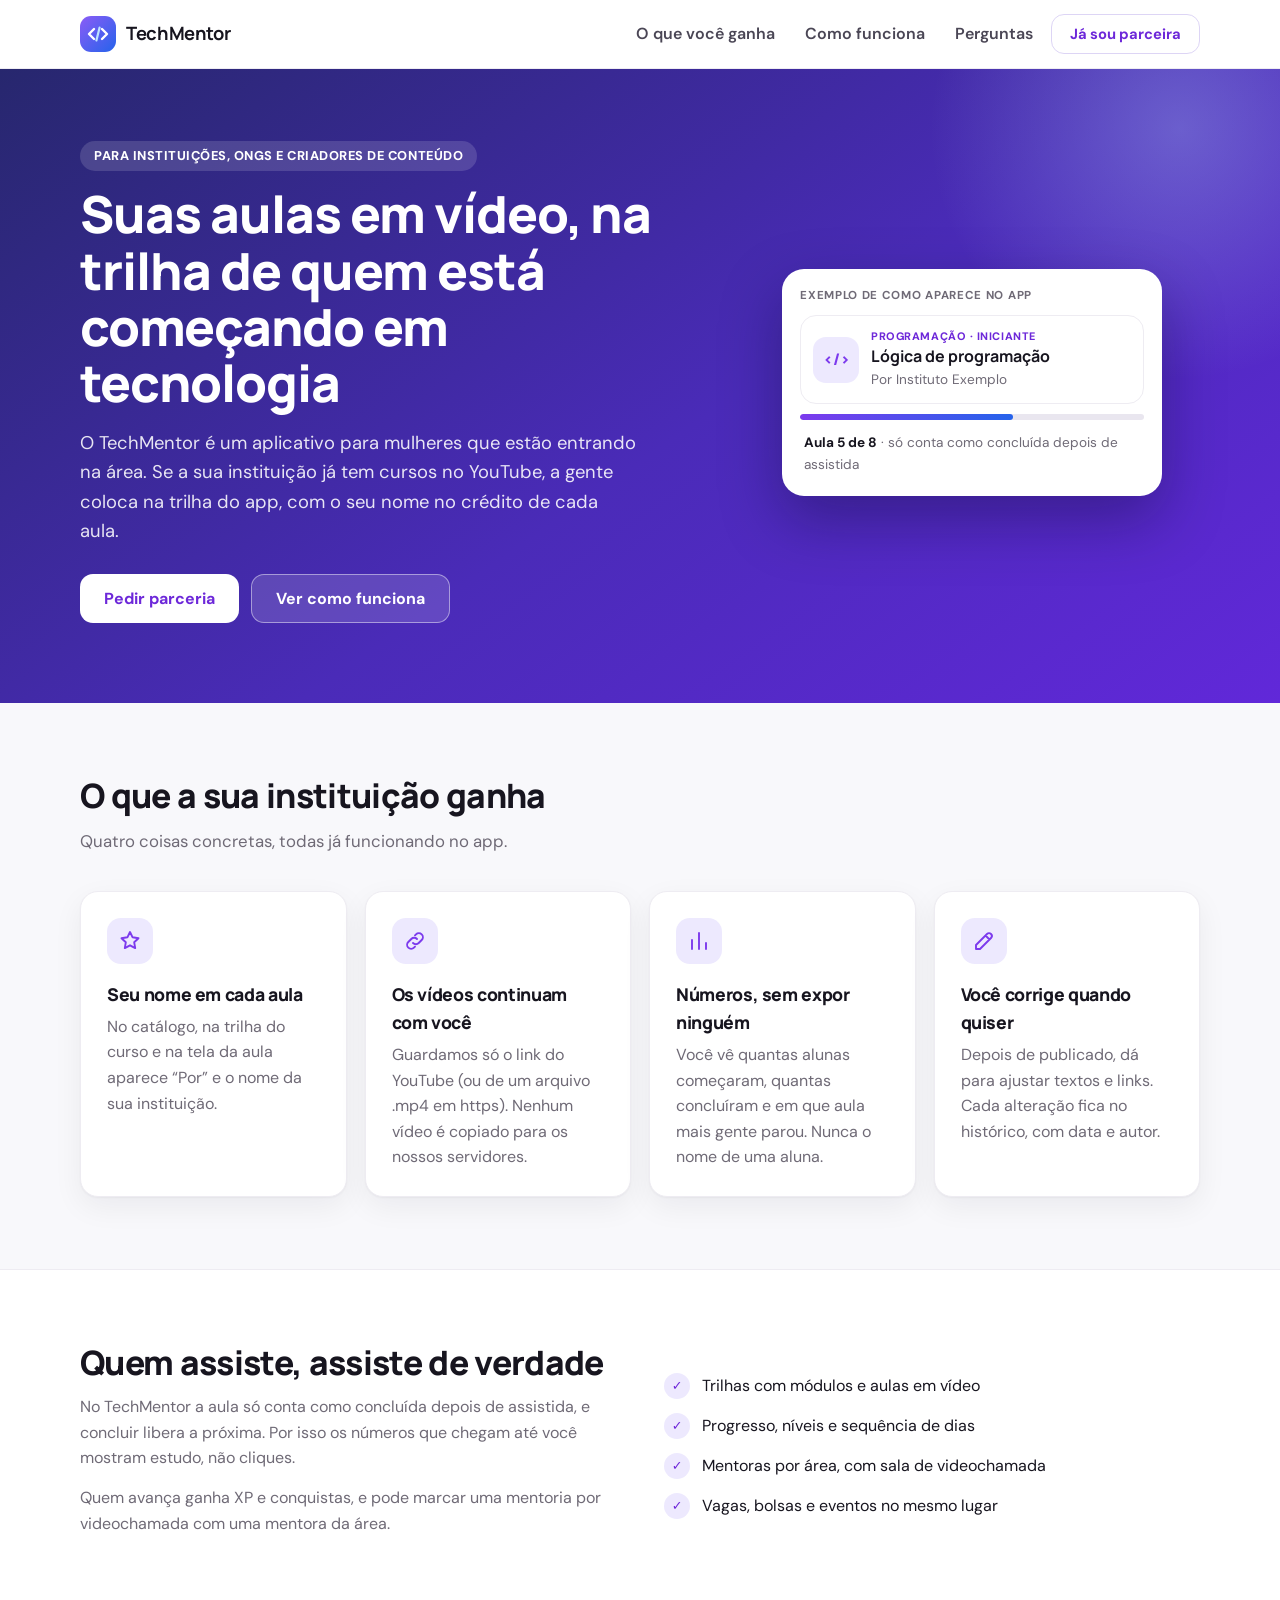
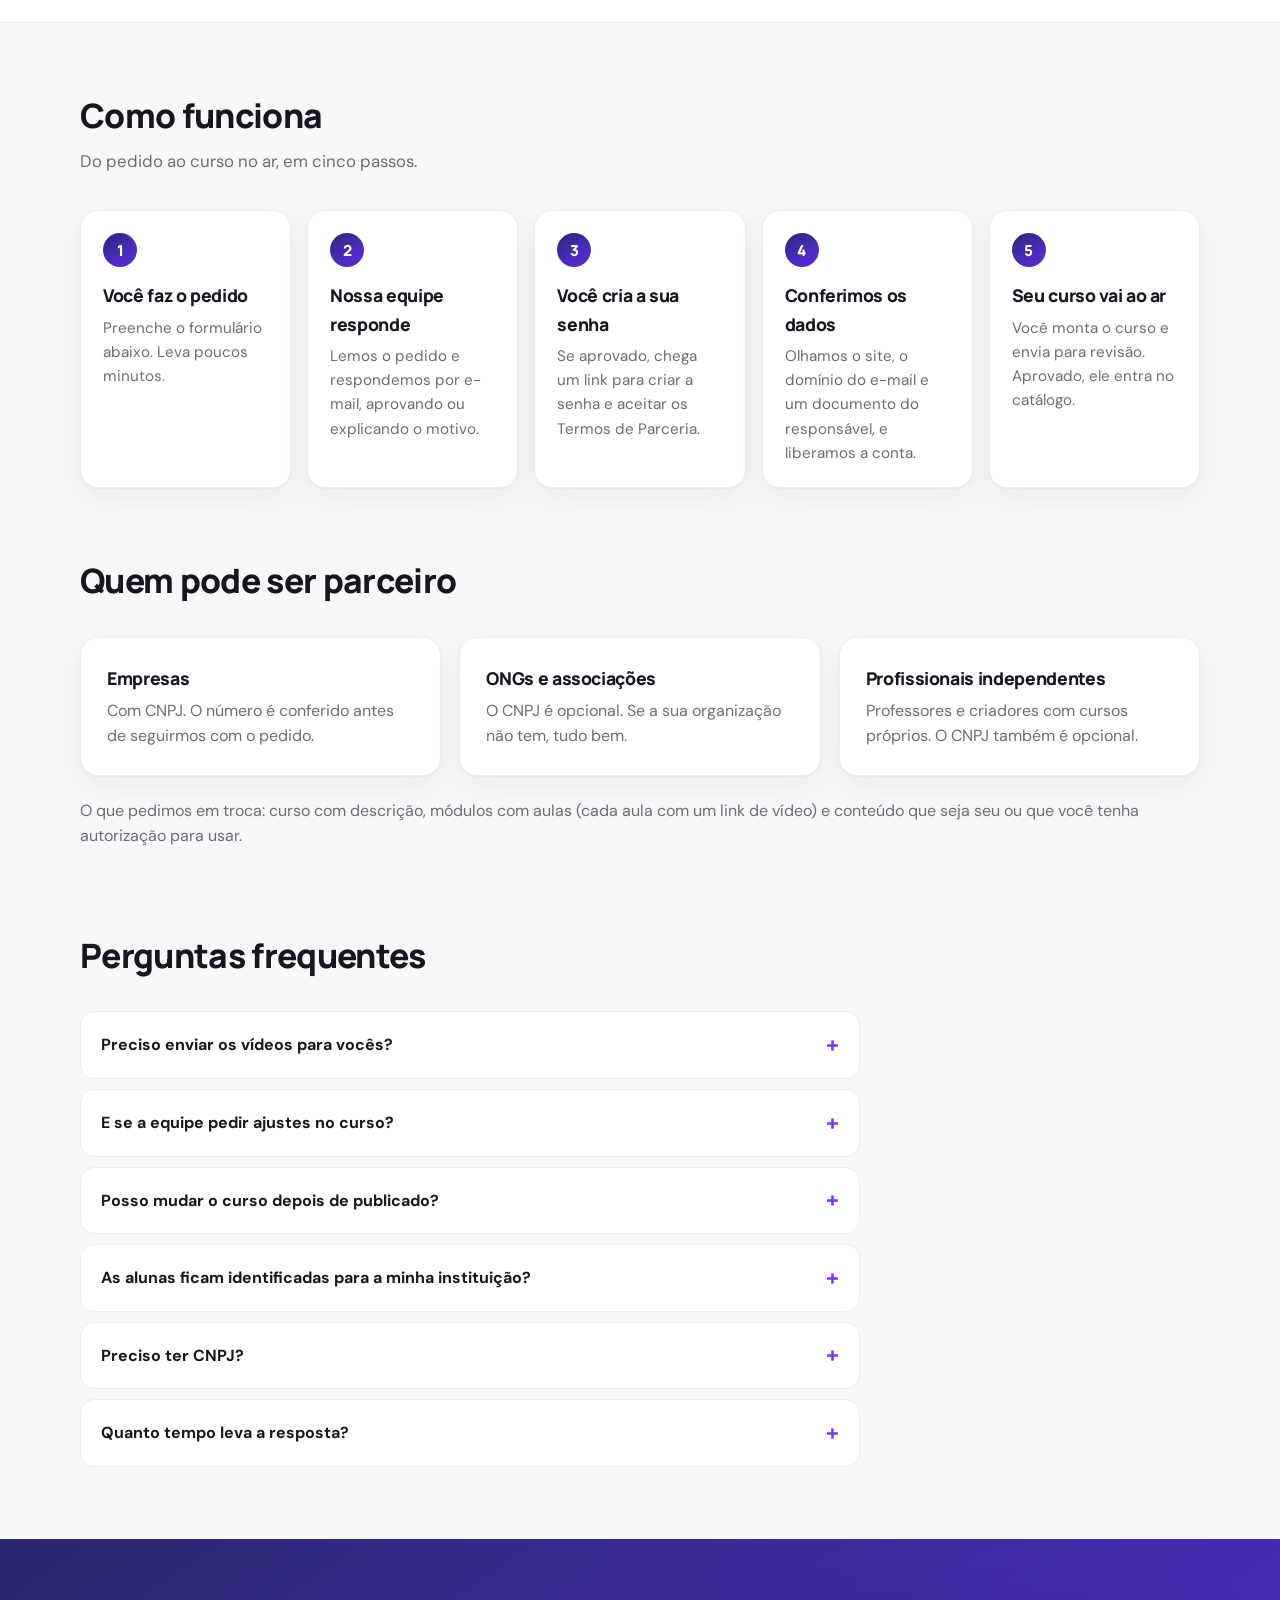
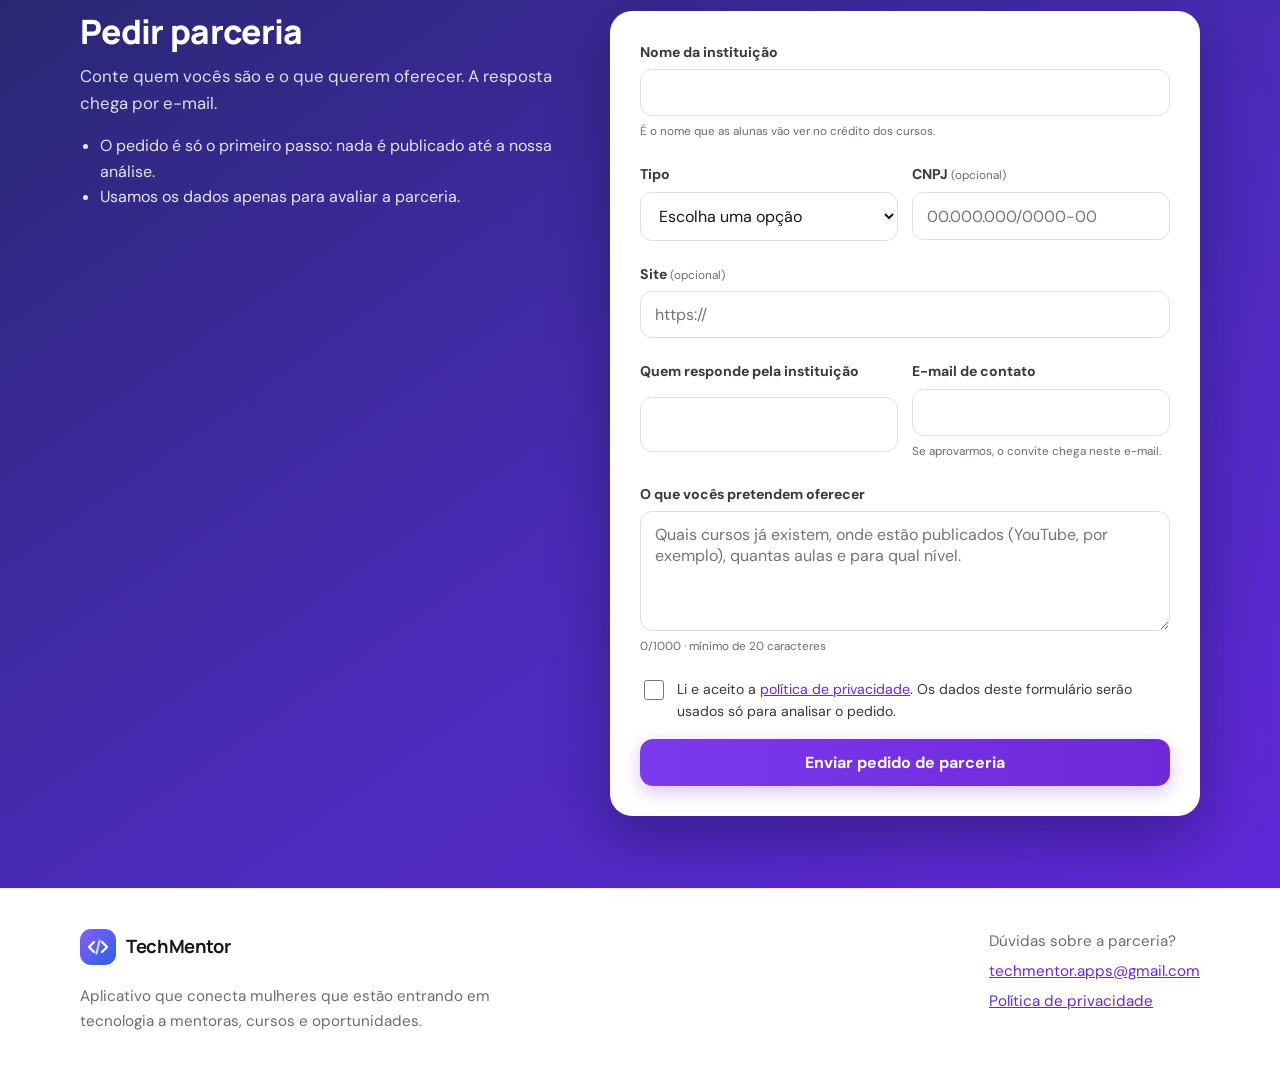
<file: index.html>
<!doctype html>
<html lang="pt-BR">
<head>
  <meta charset="utf-8">
  <meta name="viewport" content="width=device-width, initial-scale=1">
  <title>Seja nosso parceiro | TechMentor</title>
  <meta name="description" content="Tem cursos em vídeo? Coloque as suas aulas na trilha do TechMentor, um app para mulheres que estão entrando em tecnologia, com o nome da sua instituição no crédito de cada aula.">
  <meta name="theme-color" content="#4a2bb8">
  <link rel="icon" type="image/svg+xml" href="img/logo.svg">
  <link rel="preload" href="fonts/manrope-latin-wght-normal.woff2" as="font" type="font/woff2" crossorigin>
  <link rel="preload" href="fonts/dm-sans-latin-wght-normal.woff2" as="font" type="font/woff2" crossorigin>
  <link rel="stylesheet" href="css/estilo.css">
  <script src="js/config.js"></script>
</head>
<body>
  <a class="pular" href="#pedido">Ir para o formulário</a>

  <header class="topo">
    <div class="contorno">
      <a class="marca" href="./" aria-label="TechMentor, início">
        <img src="img/logo.svg" alt="" width="36" height="36">
        <strong>TechMentor</strong>
      </a>
      <nav aria-label="Principal">
        <a href="#beneficios">O que você ganha</a>
        <a href="#como-funciona">Como funciona</a>
        <a href="#perguntas">Perguntas</a>
        <a class="botao claro" id="link-portal" href="#">Já sou parceira</a>
      </nav>
    </div>
  </header>

  <main>
    <section class="abertura">
      <div class="contorno">
        <div>
          <span class="etiqueta">Para instituições, ONGs e criadores de conteúdo</span>
          <h1>Suas aulas em vídeo, na trilha de quem está começando em tecnologia</h1>
          <p class="lead">O TechMentor é um aplicativo para mulheres que estão entrando na área. Se a sua instituição já tem cursos no YouTube, a gente coloca na trilha do app, com o seu nome no crédito de cada aula.</p>
          <div class="acoes">
            <a class="botao sobre-escuro" href="#pedido">Pedir parceria</a>
            <a class="botao fantasma" href="#como-funciona">Ver como funciona</a>
          </div>
        </div>

        <div class="exemplo" aria-label="Exemplo de como o seu curso aparece no app">
          <div class="exemplo-aviso">Exemplo de como aparece no app</div>
          <div class="exemplo-curso">
            <span class="exemplo-icone" aria-hidden="true">&lt;/&gt;</span>
            <div>
              <small>Programação · Iniciante</small>
              <strong>Lógica de programação</strong>
              <span class="credito">Por Instituto Exemplo</span>
            </div>
          </div>
          <div class="exemplo-barra" aria-hidden="true"><i></i></div>
          <div class="exemplo-aula"><b>Aula 5 de 8</b> · só conta como concluída depois de assistida</div>
        </div>
      </div>
    </section>

    <section class="secao" id="beneficios">
      <div class="contorno">
        <div class="secao-cabeca">
          <h2>O que a sua instituição ganha</h2>
          <p>Quatro coisas concretas, todas já funcionando no app.</p>
        </div>

        <div class="grade quatro">
          <article class="cartao">
            <span class="icone" aria-hidden="true"><svg viewBox="0 0 24 24" fill="none" stroke="currentColor" stroke-width="1.9" stroke-linecap="round" stroke-linejoin="round"><path d="M12 3l2.6 5.3 5.9.9-4.3 4.1 1 5.8L12 16.3 6.8 19.1l1-5.8L3.5 9.2l5.9-.9L12 3z"/></svg></span>
            <h3>Seu nome em cada aula</h3>
            <p>No catálogo, na trilha do curso e na tela da aula aparece “Por” e o nome da sua instituição.</p>
          </article>
          <article class="cartao">
            <span class="icone" aria-hidden="true"><svg viewBox="0 0 24 24" fill="none" stroke="currentColor" stroke-width="1.9" stroke-linecap="round" stroke-linejoin="round"><path d="M10 14a4 4 0 0 0 5.7 0l3-3a4 4 0 0 0-5.7-5.7l-1 1M14 10a4 4 0 0 0-5.7 0l-3 3A4 4 0 0 0 11 18.7l1-1"/></svg></span>
            <h3>Os vídeos continuam com você</h3>
            <p>Guardamos só o link do YouTube (ou de um arquivo .mp4 em https). Nenhum vídeo é copiado para os nossos servidores.</p>
          </article>
          <article class="cartao">
            <span class="icone" aria-hidden="true"><svg viewBox="0 0 24 24" fill="none" stroke="currentColor" stroke-width="1.9" stroke-linecap="round" stroke-linejoin="round"><path d="M5 20V11M12 20V4M19 20v-6"/></svg></span>
            <h3>Números, sem expor ninguém</h3>
            <p>Você vê quantas alunas começaram, quantas concluíram e em que aula mais gente parou. Nunca o nome de uma aluna.</p>
          </article>
          <article class="cartao">
            <span class="icone" aria-hidden="true"><svg viewBox="0 0 24 24" fill="none" stroke="currentColor" stroke-width="1.9" stroke-linecap="round" stroke-linejoin="round"><path d="M4 20h4L19 9a2.8 2.8 0 0 0-4-4L4 16v4zM13.5 6.5l4 4"/></svg></span>
            <h3>Você corrige quando quiser</h3>
            <p>Depois de publicado, dá para ajustar textos e links. Cada alteração fica no histórico, com data e autor.</p>
          </article>
        </div>
      </div>
    </section>

    <section class="destaque secao">
      <div class="contorno">
        <div>
          <h2>Quem assiste, assiste de verdade</h2>
          <p class="mudo">No TechMentor a aula só conta como concluída depois de assistida, e concluir libera a próxima. Por isso os números que chegam até você mostram estudo, não cliques.</p>
          <p class="mudo">Quem avança ganha XP e conquistas, e pode marcar uma mentoria por videochamada com uma mentora da área.</p>
        </div>
        <ul>
          <li>Trilhas com módulos e aulas em vídeo</li>
          <li>Progresso, níveis e sequência de dias</li>
          <li>Mentoras por área, com sala de videochamada</li>
          <li>Vagas, bolsas e eventos no mesmo lugar</li>
        </ul>
      </div>
    </section>

    <section class="secao" id="como-funciona">
      <div class="contorno">
        <div class="secao-cabeca">
          <h2>Como funciona</h2>
          <p>Do pedido ao curso no ar, em cinco passos.</p>
        </div>
        <ol class="passos">
          <li><h3>Você faz o pedido</h3><p>Preenche o formulário abaixo. Leva poucos minutos.</p></li>
          <li><h3>Nossa equipe responde</h3><p>Lemos o pedido e respondemos por e-mail, aprovando ou explicando o motivo.</p></li>
          <li><h3>Você cria a sua senha</h3><p>Se aprovado, chega um link para criar a senha e aceitar os Termos de Parceria.</p></li>
          <li><h3>Conferimos os dados</h3><p>Olhamos o site, o domínio do e-mail e um documento do responsável, e liberamos a conta.</p></li>
          <li><h3>Seu curso vai ao ar</h3><p>Você monta o curso e envia para revisão. Aprovado, ele entra no catálogo.</p></li>
        </ol>
      </div>
    </section>

    <section class="secao" style="padding-top:0">
      <div class="contorno">
        <div class="secao-cabeca">
          <h2>Quem pode ser parceiro</h2>
        </div>
        <div class="grade tres">
          <article class="cartao"><h3>Empresas</h3><p>Com CNPJ. O número é conferido antes de seguirmos com o pedido.</p></article>
          <article class="cartao"><h3>ONGs e associações</h3><p>O CNPJ é opcional. Se a sua organização não tem, tudo bem.</p></article>
          <article class="cartao"><h3>Profissionais independentes</h3><p>Professores e criadores com cursos próprios. O CNPJ também é opcional.</p></article>
        </div>
        <p class="mudo" style="margin-top:22px">O que pedimos em troca: curso com descrição, módulos com aulas (cada aula com um link de vídeo) e conteúdo que seja seu ou que você tenha autorização para usar.</p>
      </div>
    </section>

    <section class="secao" id="perguntas" style="padding-top:0">
      <div class="contorno">
        <div class="secao-cabeca"><h2>Perguntas frequentes</h2></div>
        <div class="perguntas">
          <details>
            <summary>Preciso enviar os vídeos para vocês?</summary>
            <p>Não. Você informa só o link de cada aula, do YouTube ou de um arquivo .mp4 em https. Os vídeos ficam onde você os publicou.</p>
          </details>
          <details>
            <summary>E se a equipe pedir ajustes no curso?</summary>
            <p>O curso volta para você com um comentário do que ajustar, e você reenvia. Se for recusado, o motivo chega por e-mail.</p>
          </details>
          <details>
            <summary>Posso mudar o curso depois de publicado?</summary>
            <p>Pode corrigir textos e links. Você só não consegue apagar uma aula que alguma aluna já concluiu, para não bagunçar a trilha dela. Toda alteração fica registrada no histórico.</p>
          </details>
          <details>
            <summary>As alunas ficam identificadas para a minha instituição?</summary>
            <p>Não. Você recebe apenas números agregados do curso.</p>
          </details>
          <details>
            <summary>Preciso ter CNPJ?</summary>
            <p>Só se for empresa. ONGs, associações e profissionais independentes podem enviar o pedido sem CNPJ.</p>
          </details>
          <details>
            <summary>Quanto tempo leva a resposta?</summary>
            <p>Respondemos por e-mail. Se passar muito tempo sem retorno, escreva para <a href="mailto:techmentor.apps@gmail.com" data-email>techmentor.apps@gmail.com</a>.</p>
          </details>
        </div>
      </div>
    </section>

    <section class="pedido-secao secao" id="pedido">
      <div class="contorno">
        <div class="secao-cabeca">
          <h2>Pedir parceria</h2>
          <p>Conte quem vocês são e o que querem oferecer. A resposta chega por e-mail.</p>
          <ul>
            <li>O pedido é só o primeiro passo: nada é publicado até a nossa análise.</li>
            <li>Usamos os dados apenas para avaliar a parceria.</li>
          </ul>
        </div>

        <div class="pedido-caixa">
          <form id="form-pedido" novalidate>
            <label>Nome da instituição
              <input name="nome" maxlength="120" required autocomplete="organization">
              <small>É o nome que as alunas vão ver no crédito dos cursos.</small>
              <span class="erro-campo" data-erro="nome"></span>
            </label>

            <div class="duas">
              <label>Tipo
                <select name="tipo" required>
                  <option value="" disabled selected>Escolha uma opção</option>
                  <option value="EMPRESA">Empresa (tem CNPJ)</option>
                  <option value="ONG">ONG ou associação</option>
                  <option value="INDEPENDENTE">Profissional independente</option>
                </select>
                <span class="erro-campo" data-erro="tipo"></span>
              </label>
              <label><span>CNPJ <small id="dica-cnpj">(opcional)</small></span>
                <input name="documento" maxlength="18" inputmode="numeric" placeholder="00.000.000/0000-00">
                <span class="erro-campo" data-erro="documento"></span>
              </label>
            </div>

            <label><span>Site <small>(opcional)</small></span>
              <input name="site" type="url" maxlength="200" placeholder="https://">
              <span class="erro-campo" data-erro="site"></span>
            </label>

            <div class="duas">
              <label>Quem responde pela instituição
                <input name="responsavel" maxlength="120" required autocomplete="name">
                <span class="erro-campo" data-erro="responsavel"></span>
              </label>
              <label>E-mail de contato
                <input name="email" type="email" maxlength="160" required autocomplete="email">
                <small>Se aprovarmos, o convite chega neste e-mail.</small>
                <span class="erro-campo" data-erro="email"></span>
              </label>
            </div>

            <label>O que vocês pretendem oferecer
              <textarea name="mensagem" maxlength="1000" required placeholder="Quais cursos já existem, onde estão publicados (YouTube, por exemplo), quantas aulas e para qual nível."></textarea>
              <small><span id="contador">0</span>/1000 · mínimo de 20 caracteres</small>
              <span class="erro-campo" data-erro="mensagem"></span>
            </label>

            <!-- Armadilha contra robôs: escondida de quem usa a tela e de leitores de tela. Pessoas nunca preenchem. -->
            <div class="armadilha" aria-hidden="true">
              <label>Não preencha este campo <input name="website" tabindex="-1" autocomplete="off"></label>
            </div>

            <label class="marcar">
              <input type="checkbox" name="aceita">
              <span>Li e aceito a <a href="privacidade.html" target="_blank" rel="noopener">política de privacidade</a>. Os dados deste formulário serão usados só para analisar o pedido.</span>
            </label>

            <div class="erro-geral" id="erro-geral" role="alert" hidden></div>

            <button type="submit" id="botao-enviar">Enviar pedido de parceria</button>
          </form>

          <div class="pronto" id="pronto" hidden role="status">
            <div class="visto" aria-hidden="true">✓</div>
            <h3>Recebemos o pedido de <span id="pronto-nome"></span></h3>
            <p>Mandamos uma confirmação para <strong id="pronto-email"></strong>. Nossa equipe vai ler o pedido e responder por e-mail. Se a confirmação não aparecer em alguns minutos, olhe a caixa de spam ou escreva para <a href="mailto:techmentor.apps@gmail.com" data-email>techmentor.apps@gmail.com</a>.</p>
          </div>
        </div>
      </div>
    </section>
  </main>

  <footer class="rodape">
    <div class="contorno">
      <div>
        <a class="marca" href="./"><img src="img/logo.svg" alt="" width="32" height="32"><strong>TechMentor</strong></a>
        <p style="margin-top:12px">Aplicativo que conecta mulheres que estão entrando em tecnologia a mentoras, cursos e oportunidades.</p>
      </div>
      <div>
        <p>Dúvidas sobre a parceria?</p>
        <p><a href="mailto:techmentor.apps@gmail.com" data-email>techmentor.apps@gmail.com</a></p>
        <p><a href="privacidade.html">Política de privacidade</a></p>
      </div>
    </div>
  </footer>

  <script src="js/formulario.js"></script>
</body>
</html>
</file>
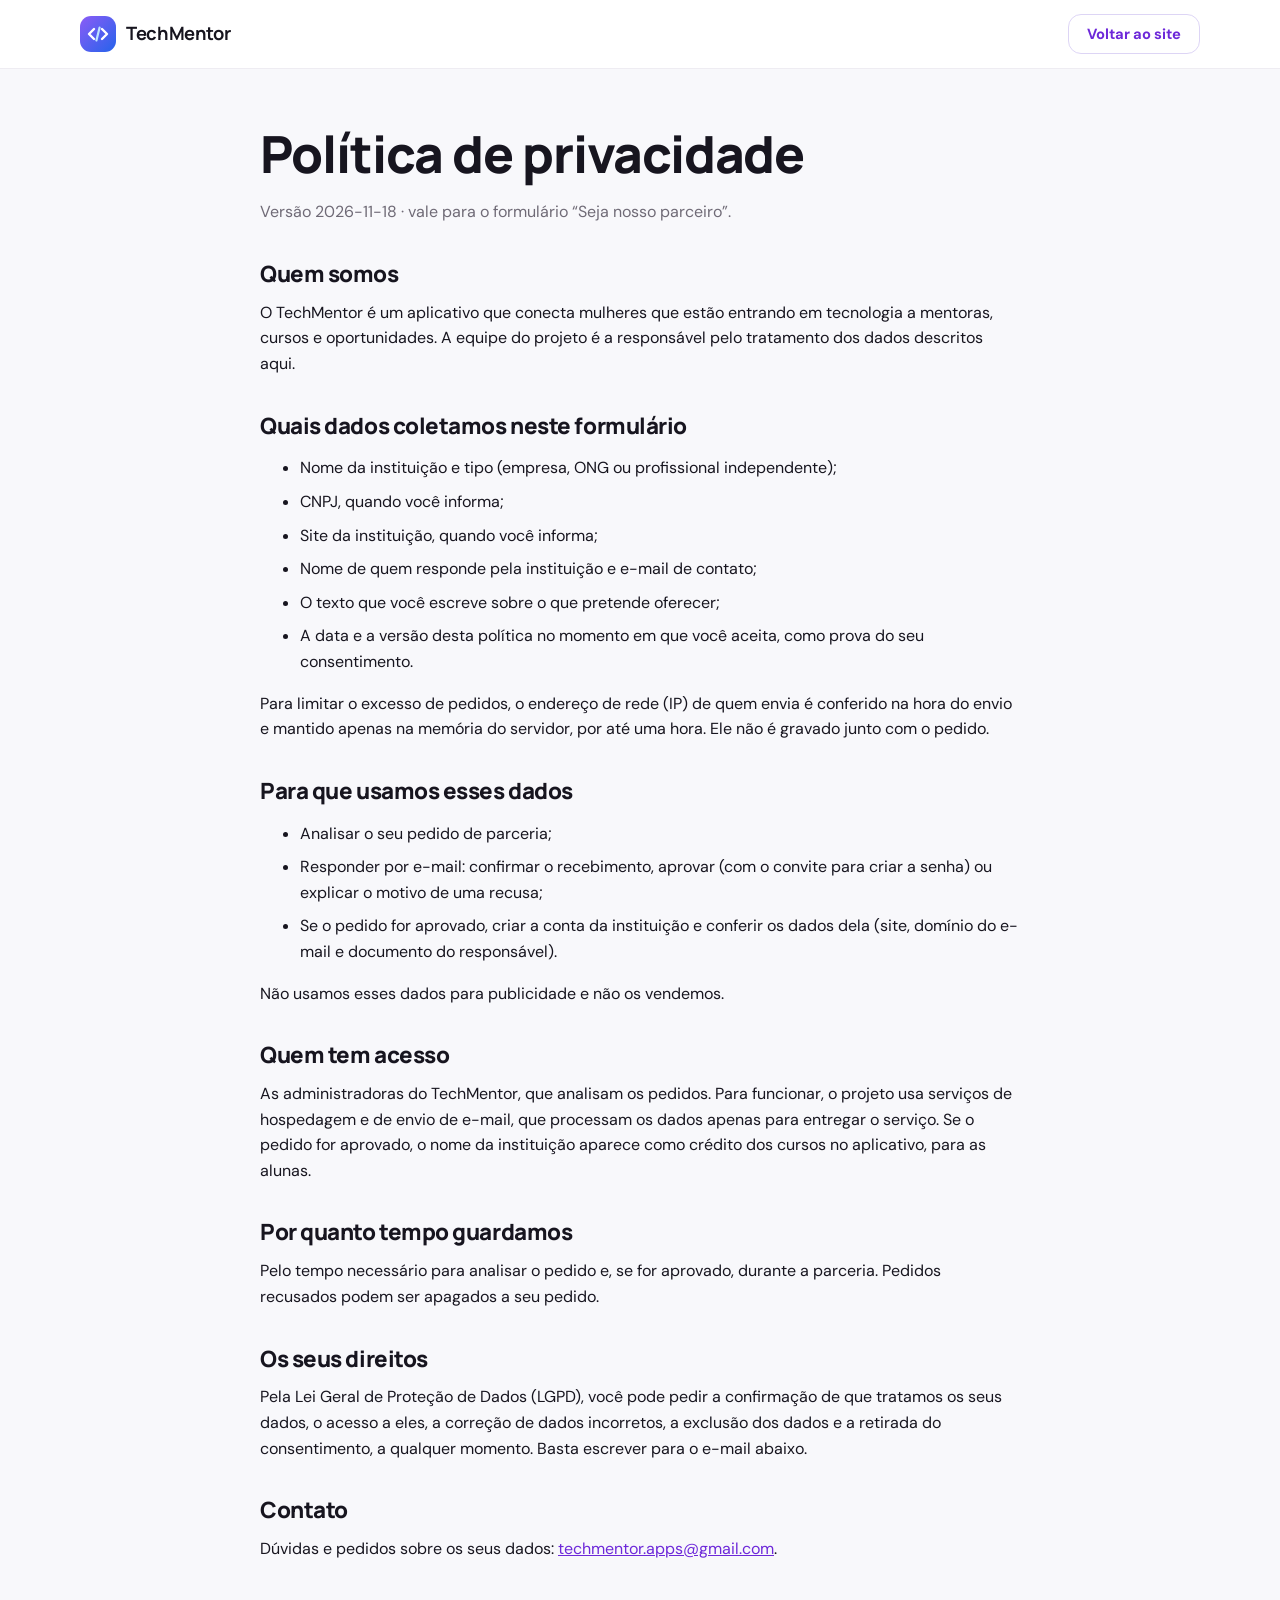
<file: privacidade.html>
<!doctype html>
<html lang="pt-BR">
<head>
  <meta charset="utf-8">
  <meta name="viewport" content="width=device-width, initial-scale=1">
  <title>Política de privacidade | TechMentor</title>
  <meta name="robots" content="noindex">
  <link rel="icon" type="image/svg+xml" href="img/logo.svg">
  <link rel="stylesheet" href="css/estilo.css">
  <script src="js/config.js"></script>
</head>
<body>
  <!--
    ATENÇÃO: este texto é um RASCUNHO baseado no que o formulário realmente coleta. Antes de divulgar o site,
    peça a revisão de quem cuida da parte jurídica (LGPD): nome da entidade responsável, prazo de guarda dos dados
    e canal do encarregado. Quando o texto mudar, mude também VERSAO_POLITICA em js/config.js.
  -->
  <header class="topo">
    <div class="contorno">
      <a class="marca" href="./" aria-label="TechMentor, início">
        <img src="img/logo.svg" alt="" width="36" height="36">
        <strong>TechMentor</strong>
      </a>
      <nav><a class="botao claro" href="./">Voltar ao site</a></nav>
    </div>
  </header>

  <main class="contorno texto">
    <h1>Política de privacidade</h1>
    <p class="mudo">Versão <span id="versao">2026-11-18</span> · vale para o formulário “Seja nosso parceiro”.</p>

    <h2>Quem somos</h2>
    <p>O TechMentor é um aplicativo que conecta mulheres que estão entrando em tecnologia a mentoras, cursos e oportunidades. A equipe do projeto é a responsável pelo tratamento dos dados descritos aqui.</p>

    <h2>Quais dados coletamos neste formulário</h2>
    <ul>
      <li>Nome da instituição e tipo (empresa, ONG ou profissional independente);</li>
      <li>CNPJ, quando você informa;</li>
      <li>Site da instituição, quando você informa;</li>
      <li>Nome de quem responde pela instituição e e-mail de contato;</li>
      <li>O texto que você escreve sobre o que pretende oferecer;</li>
      <li>A data e a versão desta política no momento em que você aceita, como prova do seu consentimento.</li>
    </ul>
    <p>Para limitar o excesso de pedidos, o endereço de rede (IP) de quem envia é conferido na hora do envio e mantido apenas na memória do servidor, por até uma hora. Ele não é gravado junto com o pedido.</p>

    <h2>Para que usamos esses dados</h2>
    <ul>
      <li>Analisar o seu pedido de parceria;</li>
      <li>Responder por e-mail: confirmar o recebimento, aprovar (com o convite para criar a senha) ou explicar o motivo de uma recusa;</li>
      <li>Se o pedido for aprovado, criar a conta da instituição e conferir os dados dela (site, domínio do e-mail e documento do responsável).</li>
    </ul>
    <p>Não usamos esses dados para publicidade e não os vendemos.</p>

    <h2>Quem tem acesso</h2>
    <p>As administradoras do TechMentor, que analisam os pedidos. Para funcionar, o projeto usa serviços de hospedagem e de envio de e-mail, que processam os dados apenas para entregar o serviço. Se o pedido for aprovado, o nome da instituição aparece como crédito dos cursos no aplicativo, para as alunas.</p>

    <h2>Por quanto tempo guardamos</h2>
    <p>Pelo tempo necessário para analisar o pedido e, se for aprovado, durante a parceria. Pedidos recusados podem ser apagados a seu pedido.</p>

    <h2>Os seus direitos</h2>
    <p>Pela Lei Geral de Proteção de Dados (LGPD), você pode pedir a confirmação de que tratamos os seus dados, o acesso a eles, a correção de dados incorretos, a exclusão dos dados e a retirada do consentimento, a qualquer momento. Basta escrever para o e-mail abaixo.</p>

    <h2>Contato</h2>
    <p>Dúvidas e pedidos sobre os seus dados: <a href="mailto:techmentor.apps@gmail.com" data-email>techmentor.apps@gmail.com</a>.</p>
  </main>

  <script>
    // Mostra a versão e o e-mail definidos em js/config.js, para não ficarem diferentes do que o formulário envia.
    (function () {
      var cfg = window.TECHMENTOR || {}
      if (cfg.VERSAO_POLITICA) document.getElementById('versao').textContent = cfg.VERSAO_POLITICA
      if (cfg.EMAIL) document.querySelectorAll('[data-email]').forEach(function (a) { a.href = 'mailto:' + cfg.EMAIL; a.textContent = cfg.EMAIL })
    })()
  </script>
</body>
</html>
</file>
<file: css/estilo.css>
/* Identidade do TechMentor (as mesmas cores, fontes e cantos do app e do portal). */
@font-face { font-family: 'Manrope'; src: url('../fonts/manrope-latin-wght-normal.woff2') format('woff2'); font-weight: 200 800; font-display: swap; }
@font-face { font-family: 'DM Sans'; src: url('../fonts/dm-sans-latin-wght-normal.woff2') format('woff2'); font-weight: 100 1000; font-display: swap; }

:root {
  --roxo: #7c3aed;
  --roxo-escuro: #6d28d9;
  --roxo-claro: #ede9fe;
  --azul: #2563eb;
  --fundo: #f8f8fb;
  --texto: #17151f;
  --mudo: #6f6a76;
  --borda: #eeecf2;
  --erro: #b91c1c;
  --erro-fundo: #fef2f2;
  --ok: #15803d;
  --degrade: linear-gradient(145deg, #27276e 0%, #4a2bb8 55%, #6128d9 100%);
  --sombra: 0 1px 2px rgba(23, 21, 31, .04), 0 10px 30px rgba(23, 21, 31, .06);
  --raio: 18px;
}

*, *::before, *::after { box-sizing: border-box; }
html { scroll-behavior: smooth; scroll-padding-top: 84px; }
body { margin: 0; font: 400 1rem/1.6 'DM Sans', system-ui, -apple-system, 'Segoe UI', sans-serif; color: var(--texto); background: var(--fundo); -webkit-font-smoothing: antialiased; }
h1, h2, h3, .marca strong { font-family: 'Manrope', 'DM Sans', system-ui, sans-serif; letter-spacing: -.02em; }
h1 { font-size: clamp(2rem, 5vw, 3.2rem); line-height: 1.1; margin: 0 0 18px; font-weight: 800; }
h2 { font-size: clamp(1.5rem, 3vw, 2.1rem); line-height: 1.2; margin: 0 0 12px; font-weight: 800; }
h3 { font-size: 1.1rem; margin: 0 0 6px; font-weight: 800; }
p { margin: 0 0 14px; }
a { color: var(--roxo-escuro); }
img, svg { max-width: 100%; }
:focus-visible { outline: 3px solid rgba(124, 58, 237, .5); outline-offset: 3px; border-radius: 6px; }
.pular { position: absolute; left: -999px; top: 8px; background: #fff; padding: 8px 14px; border-radius: 8px; z-index: 20; }
.pular:focus { left: 12px; }

.contorno { width: min(1120px, 100% - 40px); margin-inline: auto; }
.mudo { color: var(--mudo); }
.secao { padding: 72px 0; }
.secao-cabeca { max-width: 640px; margin-bottom: 36px; }
.secao-cabeca p { color: var(--mudo); font-size: 1.05rem; }
.etiqueta { display: inline-block; margin-bottom: 14px; padding: 5px 14px; border-radius: 999px; background: var(--roxo-claro); color: var(--roxo-escuro); font-size: .8rem; font-weight: 800; letter-spacing: .04em; text-transform: uppercase; }

/* ---- botões ---- */
.botao, button { display: inline-flex; align-items: center; justify-content: center; gap: 8px; padding: 13px 24px; border: 0; border-radius: 13px; background: linear-gradient(90deg, var(--roxo), var(--roxo-escuro)); color: #fff; font: 700 1rem 'DM Sans', sans-serif; text-decoration: none; cursor: pointer; box-shadow: 0 6px 18px rgba(124, 58, 237, .3); transition: transform .12s, box-shadow .15s, opacity .15s; }
.botao:hover, button:hover:not(:disabled) { transform: translateY(-1px); box-shadow: 0 10px 24px rgba(124, 58, 237, .4); }
button:disabled { opacity: .55; cursor: default; box-shadow: none; }
.botao.claro { background: #fff; color: var(--roxo-escuro); border: 1.5px solid #ddd5f5; box-shadow: none; }
.botao.claro:hover { background: var(--roxo-claro); box-shadow: none; }
.botao.sobre-escuro { background: #fff; color: var(--roxo-escuro); box-shadow: none; }
.botao.fantasma { background: rgba(255, 255, 255, .14); color: #fff; border: 1.5px solid rgba(255, 255, 255, .45); box-shadow: none; }

/* ---- topo ---- */
.topo { position: sticky; top: 0; z-index: 10; background: rgba(255, 255, 255, .92); backdrop-filter: blur(10px); border-bottom: 1px solid var(--borda); }
.topo .contorno { display: flex; align-items: center; justify-content: space-between; gap: 16px; min-height: 68px; }
.marca { display: inline-flex; align-items: center; gap: 10px; text-decoration: none; color: var(--texto); }
.marca img { width: 36px; height: 36px; }
.marca strong { font-size: 1.15rem; }
.topo nav { display: flex; align-items: center; gap: 6px; }
.topo nav a:not(.botao) { padding: 8px 12px; border-radius: 10px; color: #4a4655; font-weight: 600; text-decoration: none; }
.topo nav a:not(.botao):hover { background: var(--fundo); color: var(--texto); }
.topo .botao { padding: 9px 18px; font-size: .92rem; }

/* ---- abertura ---- */
.abertura { background: var(--degrade); color: #fff; position: relative; overflow: hidden; }
.abertura::after { content: ''; position: absolute; width: 520px; height: 520px; right: -160px; top: -200px; border-radius: 50%; background: radial-gradient(circle, rgba(189, 227, 255, .28), transparent 68%); pointer-events: none; }
.abertura .contorno { display: grid; grid-template-columns: 1.15fr .85fr; gap: 48px; align-items: center; padding: 72px 0 80px; position: relative; z-index: 1; }
.abertura .etiqueta { background: rgba(255, 255, 255, .14); color: #fff; }
.abertura p.lead { font-size: 1.15rem; color: rgba(255, 255, 255, .88); max-width: 560px; margin-bottom: 28px; }
.acoes { display: flex; gap: 12px; flex-wrap: wrap; }

.exemplo { background: #fff; color: var(--texto); border-radius: 22px; padding: 18px; box-shadow: 0 24px 60px rgba(10, 8, 40, .35); max-width: 380px; justify-self: center; width: 100%; }
.exemplo-aviso { font-size: .72rem; font-weight: 700; letter-spacing: .06em; text-transform: uppercase; color: var(--mudo); margin-bottom: 10px; }
.exemplo-curso { display: flex; gap: 12px; align-items: center; padding: 12px; border: 1px solid var(--borda); border-radius: 16px; margin-bottom: 10px; }
.exemplo-icone { flex: 0 0 46px; height: 46px; border-radius: 13px; background: var(--roxo-claro); color: var(--roxo); display: grid; place-items: center; font-weight: 800; font-family: 'Manrope', sans-serif; }
.exemplo-curso small { display: block; color: var(--roxo-escuro); font-weight: 800; font-size: .68rem; letter-spacing: .05em; text-transform: uppercase; }
.exemplo-curso strong { display: block; font-family: 'Manrope', sans-serif; line-height: 1.25; }
.exemplo-curso .credito { color: var(--mudo); font-size: .85rem; }
.exemplo-barra { height: 6px; border-radius: 99px; background: #e9e6ef; margin: 8px 0 4px; overflow: hidden; }
.exemplo-barra i { display: block; height: 100%; width: 62%; background: linear-gradient(90deg, var(--roxo), var(--azul)); border-radius: 99px; }
.exemplo-aula { font-size: .85rem; color: var(--mudo); padding: 8px 4px 2px; }
.exemplo-aula b { color: var(--texto); }

/* ---- cartões ---- */
.grade { display: grid; gap: 18px; }
.grade.quatro { grid-template-columns: repeat(auto-fit, minmax(240px, 1fr)); }
.grade.tres { grid-template-columns: repeat(auto-fit, minmax(260px, 1fr)); }
.cartao { background: #fff; border: 1px solid var(--borda); border-radius: var(--raio); padding: 26px; box-shadow: var(--sombra); }
.cartao p { color: var(--mudo); margin: 0; }
.icone { width: 46px; height: 46px; border-radius: 14px; background: var(--roxo-claro); color: var(--roxo); display: grid; place-items: center; margin-bottom: 16px; }
.icone svg { width: 24px; height: 24px; }

.destaque { background: #fff; border-block: 1px solid var(--borda); }
.destaque .contorno { display: grid; grid-template-columns: 1fr 1fr; gap: 48px; align-items: center; }
.destaque ul { margin: 0; padding: 0; list-style: none; display: grid; gap: 14px; }
.destaque li { display: flex; gap: 12px; align-items: flex-start; }
.destaque li::before { content: '✓'; flex: 0 0 26px; height: 26px; border-radius: 50%; background: var(--roxo-claro); color: var(--roxo-escuro); display: grid; place-items: center; font-weight: 800; font-size: .8rem; }

/* ---- passos ---- */
.passos { list-style: none; margin: 0; padding: 0; display: grid; gap: 16px; grid-template-columns: repeat(auto-fit, minmax(170px, 1fr)); counter-reset: passo; }
.passos li { counter-increment: passo; background: #fff; border: 1px solid var(--borda); border-radius: var(--raio); padding: 22px; box-shadow: var(--sombra); }
.passos li::before { content: counter(passo); display: grid; place-items: center; width: 34px; height: 34px; margin-bottom: 14px; border-radius: 50%; background: var(--degrade); color: #fff; font: 800 .95rem 'Manrope', sans-serif; }
.passos p { color: var(--mudo); margin: 0; font-size: .95rem; }

/* ---- perguntas ---- */
.perguntas { max-width: 780px; display: grid; gap: 10px; }
details { background: #fff; border: 1px solid var(--borda); border-radius: 14px; padding: 4px 20px; }
details[open] { border-color: #d6c8f7; box-shadow: var(--sombra); }
summary { cursor: pointer; padding: 16px 0; font-weight: 700; list-style: none; display: flex; justify-content: space-between; gap: 16px; align-items: center; }
summary::-webkit-details-marker { display: none; }
summary::after { content: '+'; font-size: 1.4rem; color: var(--roxo); line-height: 1; }
details[open] summary::after { content: '−'; }
details p { color: var(--mudo); padding-bottom: 8px; margin: 0; }

/* ---- pedido ---- */
.pedido-secao { background: var(--degrade); color: #fff; }
.pedido-secao .contorno { display: grid; grid-template-columns: .9fr 1.1fr; gap: 48px; align-items: start; }
.pedido-secao .secao-cabeca p { color: rgba(255, 255, 255, .85); }
.pedido-secao ul { padding-left: 20px; color: rgba(255, 255, 255, .88); }
.pedido-caixa { background: #fff; color: var(--texto); border-radius: 22px; padding: 30px; box-shadow: 0 24px 60px rgba(10, 8, 40, .35); }
form { display: grid; gap: 16px; }
label { display: grid; gap: 6px; font-size: .88rem; font-weight: 700; color: #3a3644; }
label small { font-weight: 400; color: var(--mudo); }
input, select, textarea { width: 100%; padding: 12px 14px; border: 1.5px solid #e1dde7; border-radius: 12px; font: 400 1rem 'DM Sans', sans-serif; color: var(--texto); background: #fff; transition: border-color .15s, box-shadow .15s; }
input:focus, select:focus, textarea:focus { outline: none; border-color: var(--roxo); box-shadow: 0 0 0 4px rgba(124, 58, 237, .14); }
textarea { resize: vertical; min-height: 120px; }
.duas { display: grid; grid-template-columns: 1fr 1fr; gap: 14px; }
.erro-campo { color: var(--erro); font-size: .85rem; font-weight: 600; }
.erro-geral { background: var(--erro-fundo); border: 1px solid #fecaca; color: var(--erro); border-radius: 12px; padding: 11px 14px; font-weight: 600; }
.marcar { display: flex; gap: 10px; align-items: flex-start; font-weight: 400; }
.marcar input { width: 20px; height: 20px; margin-top: 2px; accent-color: var(--roxo); flex: none; }
.armadilha { position: absolute; left: -9999px; width: 1px; height: 1px; overflow: hidden; }
.pronto { text-align: center; padding: 18px 6px; }
.pronto .visto { width: 60px; height: 60px; margin: 0 auto 16px; border-radius: 50%; display: grid; place-items: center; background: #dcfce7; color: var(--ok); font-size: 1.6rem; font-weight: 800; }
.pronto p { color: var(--mudo); }

/* ---- rodapé ---- */
.rodape { background: #fff; border-top: 1px solid var(--borda); padding: 40px 0; }
.rodape .contorno { display: flex; justify-content: space-between; gap: 32px; flex-wrap: wrap; }
.rodape p { color: var(--mudo); margin: 0 0 6px; max-width: 420px; font-size: .95rem; }

/* ---- texto corrido (política de privacidade) ---- */
.texto { max-width: 760px; padding: 56px 0 72px; }
.texto h2 { margin-top: 36px; font-size: 1.4rem; }
.texto li { margin-bottom: 8px; }
.texto .nota { background: #fff4de; border: 1px solid #f5dca8; color: #5c3b06; border-radius: 12px; padding: 12px 16px; font-size: .92rem; }

@media (max-width: 860px) {
  .secao { padding: 52px 0; }
  .abertura .contorno, .destaque .contorno, .pedido-secao .contorno { grid-template-columns: 1fr; gap: 32px; }
  .abertura .contorno { padding: 44px 0 52px; }
  .duas { grid-template-columns: 1fr; }
  .topo nav a:not(.botao) { display: none; }
  .pedido-caixa { padding: 22px; }
}
@media (prefers-reduced-motion: reduce) { html { scroll-behavior: auto; } * { transition: none !important; } }
</file>
